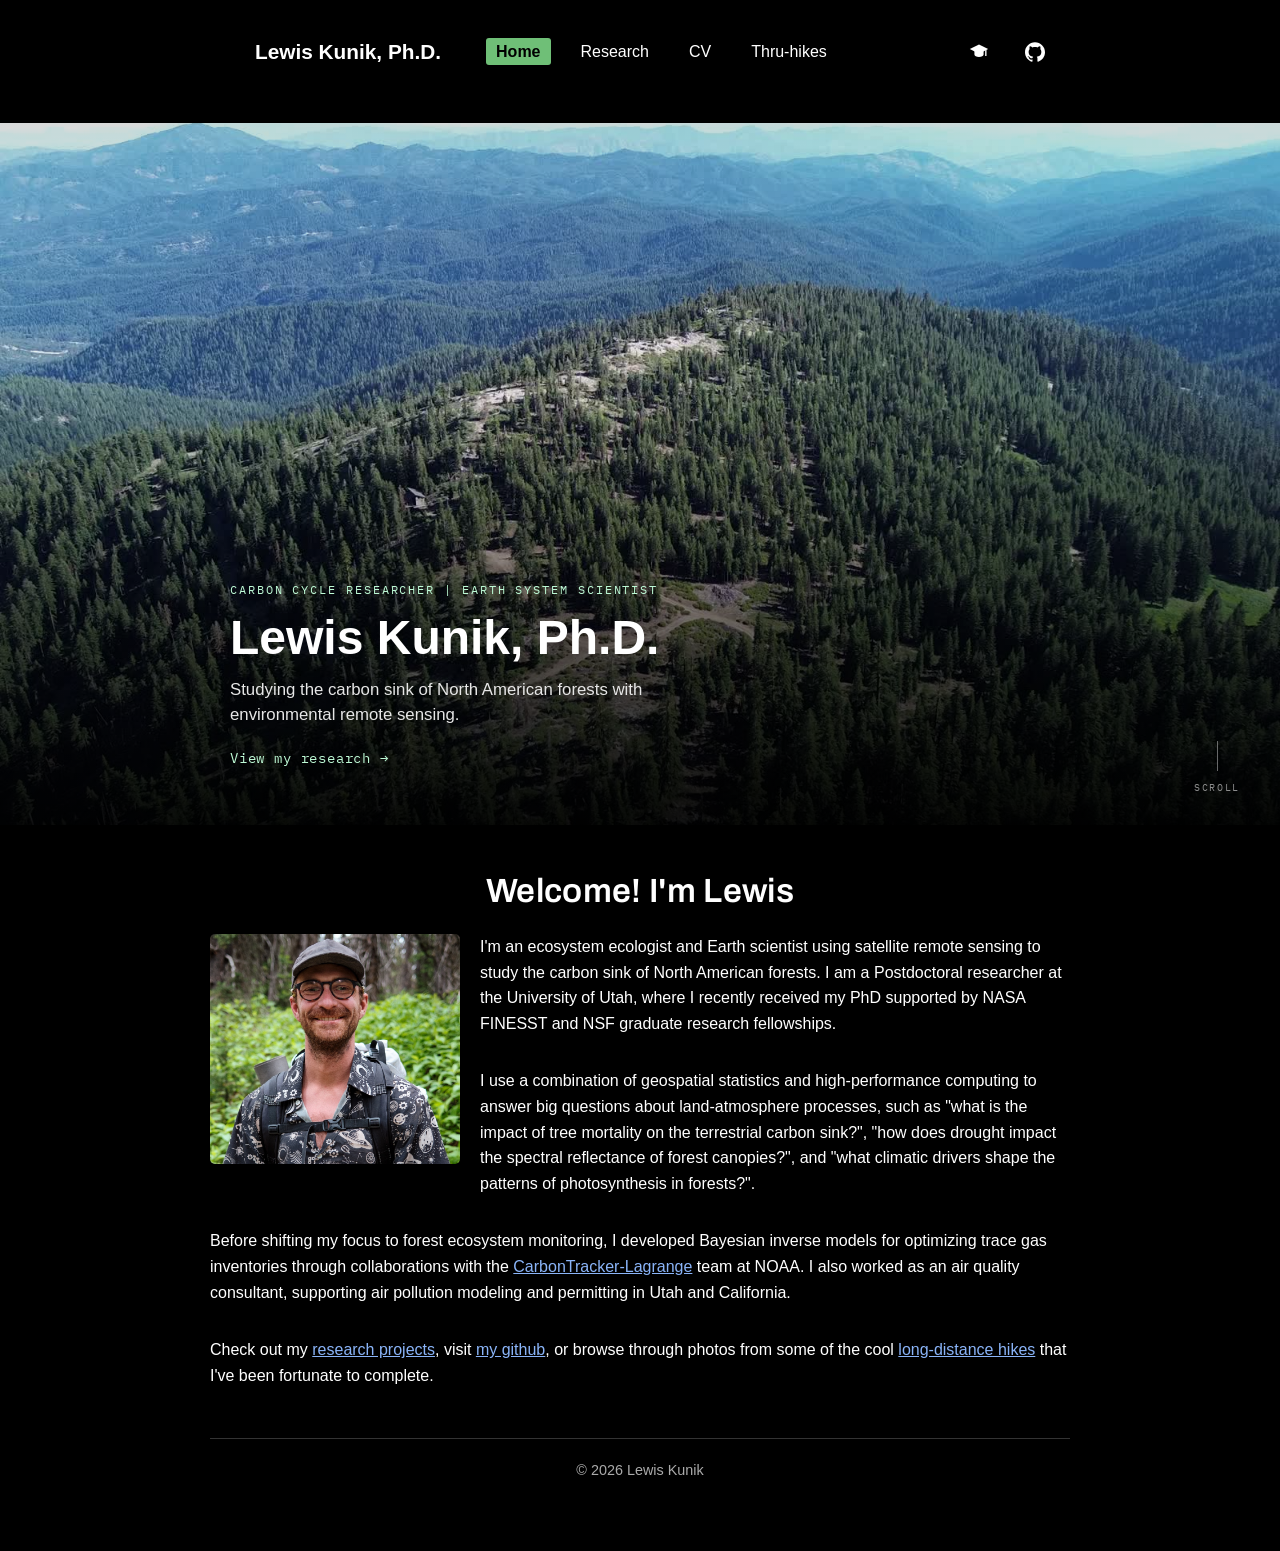
<file: index.html>
<!DOCTYPE html>
<html lang="en">
<head>
    <!-- Google Tag Manager -->
    <script>(function(w,d,s,l,i){w[l]=w[l]||[];w[l].push({'gtm.start':
    new Date().getTime(),event:'gtm.js'});var f=d.getElementsByTagName(s)[0],
    j=d.createElement(s),dl=l!='dataLayer'?'&l='+l:'';j.async=true;j.src=
    'https://www.googletagmanager.com/gtm.js?id='+i+dl;f.parentNode.insertBefore(j,f);
    })(window,document,'script','dataLayer','GTM-PMXXVH82');</script>
    <!-- End Google Tag Manager -->
    <meta charset="UTF-8">
    <meta name="viewport" content="width=device-width, initial-scale=1.0">
    <title>Home - lkunik</title>
    <link rel="preconnect" href="https://fonts.googleapis.com">
    <link rel="stylesheet" href="https://fonts.googleapis.com/css2?family=IBM+Plex+Mono:wght@400;500&family=Playfair+Display:wght@500;600&family=DM+Serif+Display&family=Cormorant+Garamond:wght@500;600&family=Space+Grotesk:wght@500;600&family=Bricolage+Grotesque&family=Archivo:wght@500;600&family=IBM+Plex+Sans:wght@500;600&family=Work+Sans:wght@500;600&display=swap">
    <link rel="stylesheet" href="style.css">
</head>

<body>
    <!-- Google Tag Manager (noscript) -->
    <noscript><iframe src="https://www.googletagmanager.com/ns.html?id=GTM-PMXXVH82"
    height="0" width="0" style="display:none;visibility:hidden"></iframe></noscript>
    <!-- End Google Tag Manager (noscript) -->
    <nav>
        <ul>
            <li class="nav-title"><a href="index.html"><strong>Lewis Kunik, Ph.D.</strong></a></li>
            <li><a href="index.html" class="active">Home</a></li>
            <li><a href="research.html">Research</a></li>
            <li><a href="cv.html">CV</a></li>
            <li><a href="thru-hikes.html">Thru-hikes</a></li>
            <li class="nav-social">
                <a href="https://scholar.google.com/citations?user=gM2iHhsAAAAJ&hl=en" class="icon-link" aria-label="Google Scholar profile" target="_blank" rel="noopener">
                    <svg viewBox="0 0 24 24" aria-hidden="true">
                        <path d="M12 3L23 8.5 12 14 1 8.5 12 3Z"/>
                        <path d="M6.5 10.2V15c0 1.66 2.46 3 5.5 3s5.5-1.34 5.5-3v-4.8L12 12.7 6.5 10.2Z"/>
                        <path d="M21 9v6.2a1 1 0 1 1-1.6 0V9.9l1.6-.9Z"/>
                    </svg>
                </a>
                <a href="https://github.com/lkunik" class="icon-link" aria-label="GitHub profile" target="_blank" rel="noopener">
                    <svg viewBox="0 0 24 24" aria-hidden="true">
                        <path d="M12 .297c-6.63 0-12 5.373-12 12 0 5.303 3.438 9.8 8.205 11.385.6.113.82-.258.82-.577 0-.285-.01-1.04-.015-2.04-3.338.724-4.042-1.61-4.042-1.61C4.422 18.07 3.633 17.7 3.633 17.7c-1.087-.744.084-.729.084-.729 1.205.084 1.838 1.236 1.838 1.236 1.07 1.835 2.809 1.305 3.495.998.108-.776.417-1.305.76-1.605-2.665-.3-5.466-1.332-5.466-5.93 0-1.31.465-2.38 1.235-3.22-.135-.303-.54-1.523.105-3.176 0 0 1.005-.322 3.3 1.23.96-.267 1.98-.399 3-.405 1.02.006 2.04.138 3 .405 2.28-1.552 3.285-1.23 3.285-1.23.645 1.653.24 2.873.12 3.176.765.84 1.23 1.91 1.23 3.22 0 4.61-2.805 5.625-5.475 5.92.42.36.81 1.096.81 2.22 0 1.606-.015 2.896-.015 3.286 0 .315.21.69.825.57C20.565 22.092 24 17.592 24 12.297c0-6.627-5.373-12-12-12"/>
                    </svg>
                </a>
            </li>
        </ul>
    </nav>

    <section class="hero-fullbleed" id="heroFrame">
        <video class="hero-fullbleed__video is-active" id="heroVidA" muted playsinline preload="auto" poster="videos/hero-fullbleed/DJI_0045.jpg"></video>
        <video class="hero-fullbleed__video" id="heroVidB" muted playsinline preload="none"></video>
        <div class="hero-fullbleed__scrim"></div>
        <div class="hero-fullbleed__content">
            <div class="hero-fullbleed__eyebrow">CARBON CYCLE RESEARCHER | EARTH SYSTEM SCIENTIST </div>
            <h1 class="hero-fullbleed__name">Lewis Kunik, Ph.D.</h1>
            <p class="hero-fullbleed__tagline">Studying the carbon sink of North American forests with environmental remote sensing.</p>
            <a href="research.html" class="hero-fullbleed__cta">View my research &rarr;</a>
        </div>
        <div class="hero-fullbleed__scroll" aria-hidden="true">
            <span class="hero-fullbleed__scroll-line"></span>
            <span class="hero-fullbleed__scroll-label">SCROLL</span>
        </div>
    </section>

    <main>
        <h2 class="intro-heading" style="text-align: center;">Welcome! I'm Lewis</h2>
        
        <figure style="display: inline-block; margin: 0 20px 20px 0; max-width: 250px; float: left;">
            <img src="images/IMG_0692.JPG" alt="Profile photo" class="profile-photo">
        </figure>

        <p>I'm an ecosystem ecologist and Earth scientist using satellite remote sensing to study the carbon sink of North American forests. I am a Postdoctoral researcher at the University of Utah, where I recently received my PhD supported by NASA FINESST and NSF graduate research fellowships.</p>
        <!-- add newline characters or space here -->
        <p>I use a combination of geospatial statistics and high-performance computing to answer big questions about land-atmosphere processes, such as "what is the impact of tree mortality on the terrestrial carbon sink?", "how does drought impact the spectral reflectance of forest canopies?", and "what climatic drivers shape the patterns of photosynthesis in forests?". </p>
        <!-- add newline characters or space here -->
        <p>Before shifting my focus to forest ecosystem monitoring, I developed Bayesian inverse models for optimizing trace gas inventories through collaborations with the <a href="https://gml.noaa.gov/ccgg/carbontracker-lagrange/">CarbonTracker-Lagrange</a> team at NOAA. I also worked as an air quality consultant, supporting air pollution modeling and permitting in Utah and California. </p>
        <!-- add newline characters or space here -->
        <p>Check out my <a href="research.html">research projects</a>, visit <a href="https://github.com/lkunik">my github</a>, or browse through photos from some of the cool <a href="thru-hikes.html">long-distance hikes</a> that I've been fortunate to complete.</p>
    </main>
    
    <footer>
        <p>&copy; 2026 Lewis Kunik</p>
    </footer>
    <script src="hero-crossfade.js" defer></script>
</body>
</html>
</file>
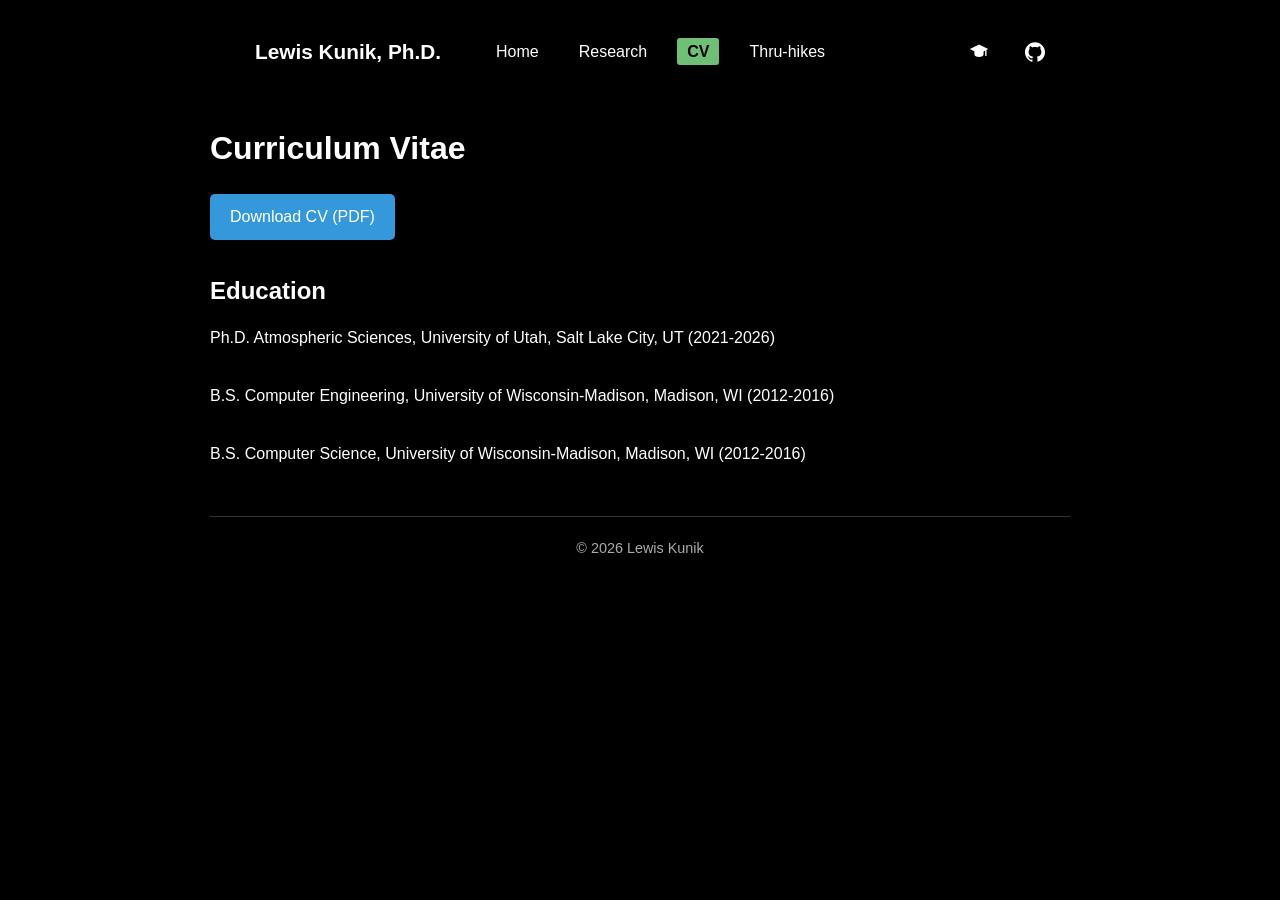
<file: cv.html>
<!DOCTYPE html>
<html lang="en">
<head>
    <!-- Google Tag Manager -->
    <script>(function(w,d,s,l,i){w[l]=w[l]||[];w[l].push({'gtm.start':
    new Date().getTime(),event:'gtm.js'});var f=d.getElementsByTagName(s)[0],
    j=d.createElement(s),dl=l!='dataLayer'?'&l='+l:'';j.async=true;j.src=
    'https://www.googletagmanager.com/gtm.js?id='+i+dl;f.parentNode.insertBefore(j,f);
    })(window,document,'script','dataLayer','GTM-PMXXVH82');</script>
    <!-- End Google Tag Manager -->
    <meta charset="UTF-8">
    <meta name="viewport" content="width=device-width, initial-scale=1.0">
    <title>CV - lkunik</title>
    <link rel="stylesheet" href="style.css">
</head>

<body>
    <!-- Google Tag Manager (noscript) -->
    <noscript><iframe src="https://www.googletagmanager.com/ns.html?id=GTM-PMXXVH82"
    height="0" width="0" style="display:none;visibility:hidden"></iframe></noscript>
    <!-- End Google Tag Manager (noscript) -->
    <nav>
        <ul>
            <li class="nav-title"><a href="index.html"><strong>Lewis Kunik, Ph.D.</strong></a></li>
            <li><a href="index.html">Home</a></li>
            <li><a href="research.html">Research</a></li>
            <li><a href="cv.html" class="active">CV</a></li>
            <li><a href="thru-hikes.html">Thru-hikes</a></li>
            <li class="nav-social">
                <a href="https://scholar.google.com/citations?user=REPLACE_WITH_YOUR_SCHOLAR_ID" class="icon-link" aria-label="Google Scholar profile" target="_blank" rel="noopener">
                    <svg viewBox="0 0 24 24" aria-hidden="true">
                        <path d="M12 3L23 8.5 12 14 1 8.5 12 3Z"/>
                        <path d="M6.5 10.2V15c0 1.66 2.46 3 5.5 3s5.5-1.34 5.5-3v-4.8L12 12.7 6.5 10.2Z"/>
                        <path d="M21 9v6.2a1 1 0 1 1-1.6 0V9.9l1.6-.9Z"/>
                    </svg>
                </a>
                <a href="https://github.com/lkunik" class="icon-link" aria-label="GitHub profile" target="_blank" rel="noopener">
                    <svg viewBox="0 0 24 24" aria-hidden="true">
                        <path d="M12 .297c-6.63 0-12 5.373-12 12 0 5.303 3.438 9.8 8.205 11.385.6.113.82-.258.82-.577 0-.285-.01-1.04-.015-2.04-3.338.724-4.042-1.61-4.042-1.61C4.422 18.07 3.633 17.7 3.633 17.7c-1.087-.744.084-.729.084-.729 1.205.084 1.838 1.236 1.838 1.236 1.07 1.835 2.809 1.305 3.495.998.108-.776.417-1.305.76-1.605-2.665-.3-5.466-1.332-5.466-5.93 0-1.31.465-2.38 1.235-3.22-.135-.303-.54-1.523.105-3.176 0 0 1.005-.322 3.3 1.23.96-.267 1.98-.399 3-.405 1.02.006 2.04.138 3 .405 2.28-1.552 3.285-1.23 3.285-1.23.645 1.653.24 2.873.12 3.176.765.84 1.23 1.91 1.23 3.22 0 4.61-2.805 5.625-5.475 5.92.42.36.81 1.096.81 2.22 0 1.606-.015 2.896-.015 3.286 0 .315.21.69.825.57C20.565 22.092 24 17.592 24 12.297c0-6.627-5.373-12-12-12"/>
                    </svg>
                </a>
            </li>
        </ul>
    </nav>
    
    <main>
        <h1>Curriculum Vitae</h1>
        
        <div class="cv-download">
            <p><a href="CV/LKunik_CV.pdf" class="button" download>Download CV (PDF)</a></p>
        </div>
        
        <section>
            <h2>Education</h2>
            <p>Ph.D. Atmospheric Sciences, University of Utah, Salt Lake City, UT (2021-2026)</p>
            <p>B.S. Computer Engineering, University of Wisconsin-Madison, Madison, WI (2012-2016)</p>
            <p>B.S. Computer Science, University of Wisconsin-Madison, Madison, WI (2012-2016)</p>
        </section>
        
    </main>
    
    <footer>
        <p>&copy; 2026 Lewis Kunik</p>
    </footer>
</body>
</html>
</file>
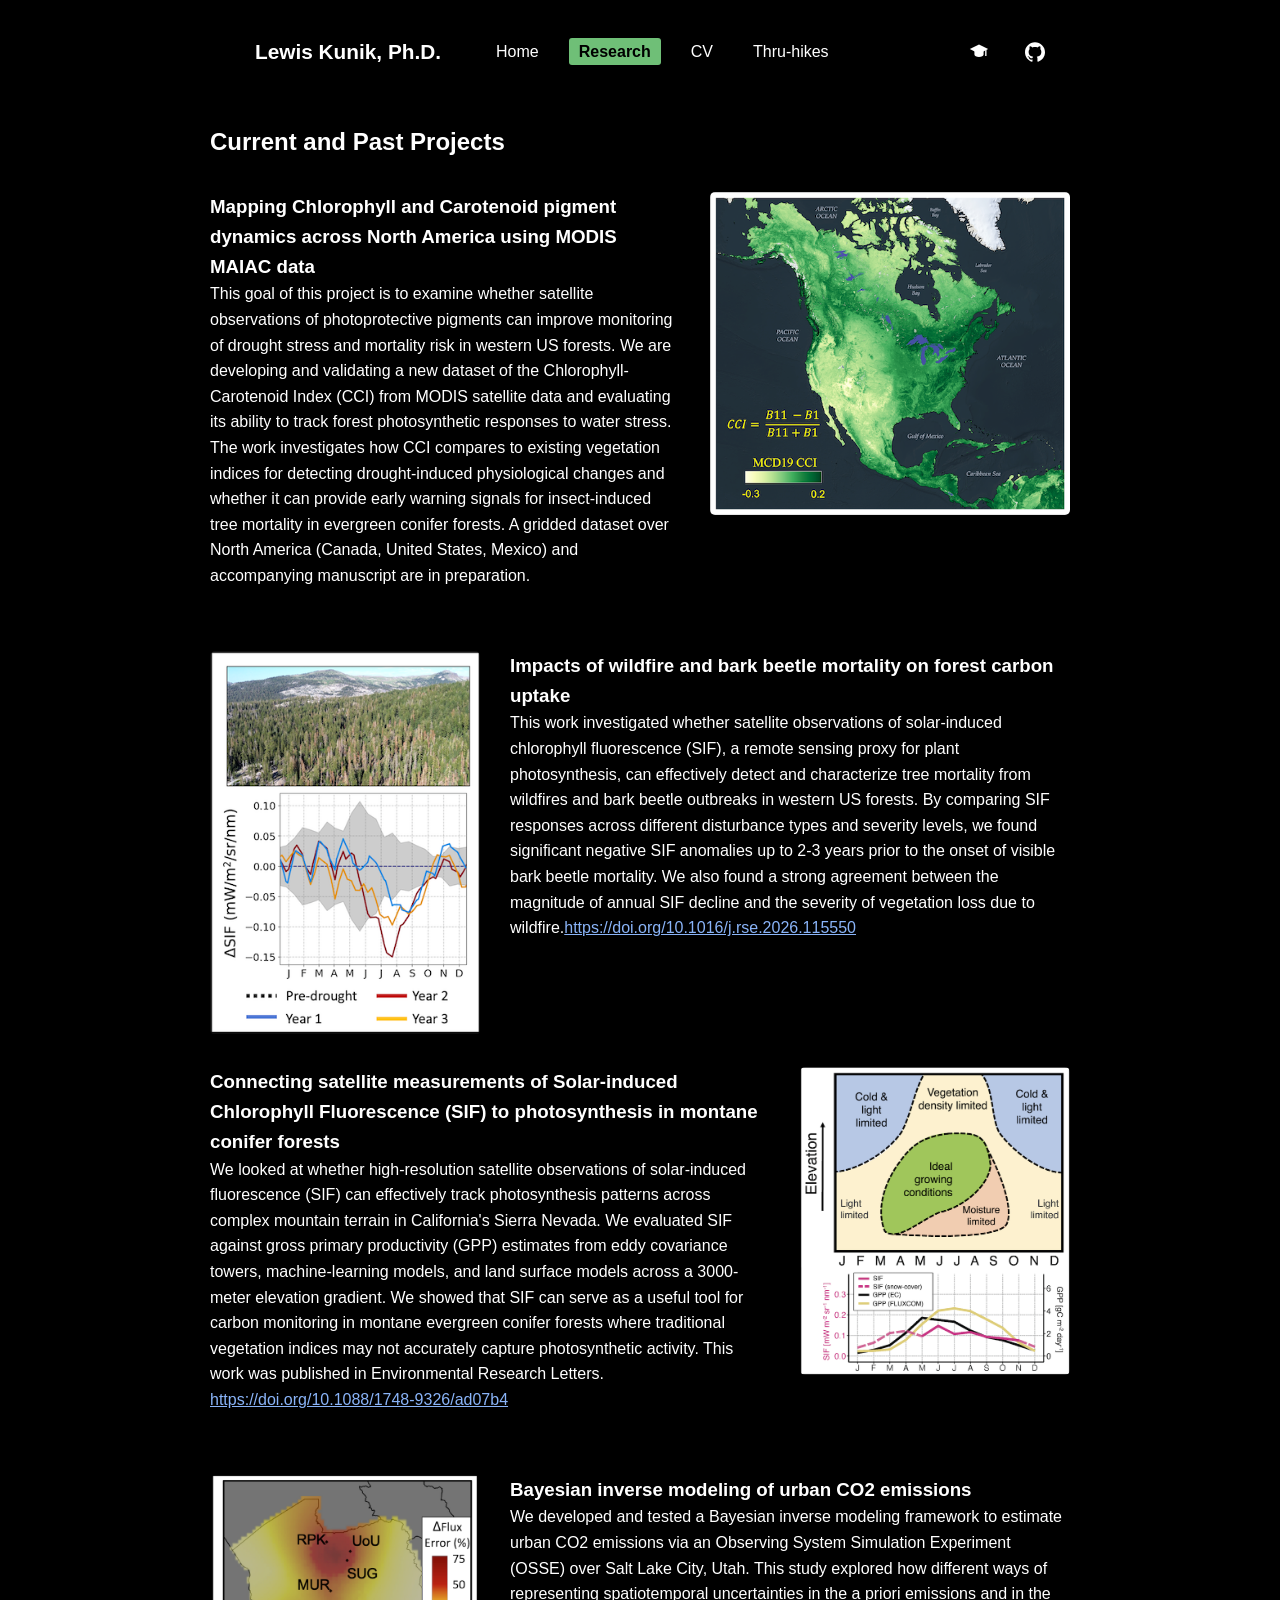
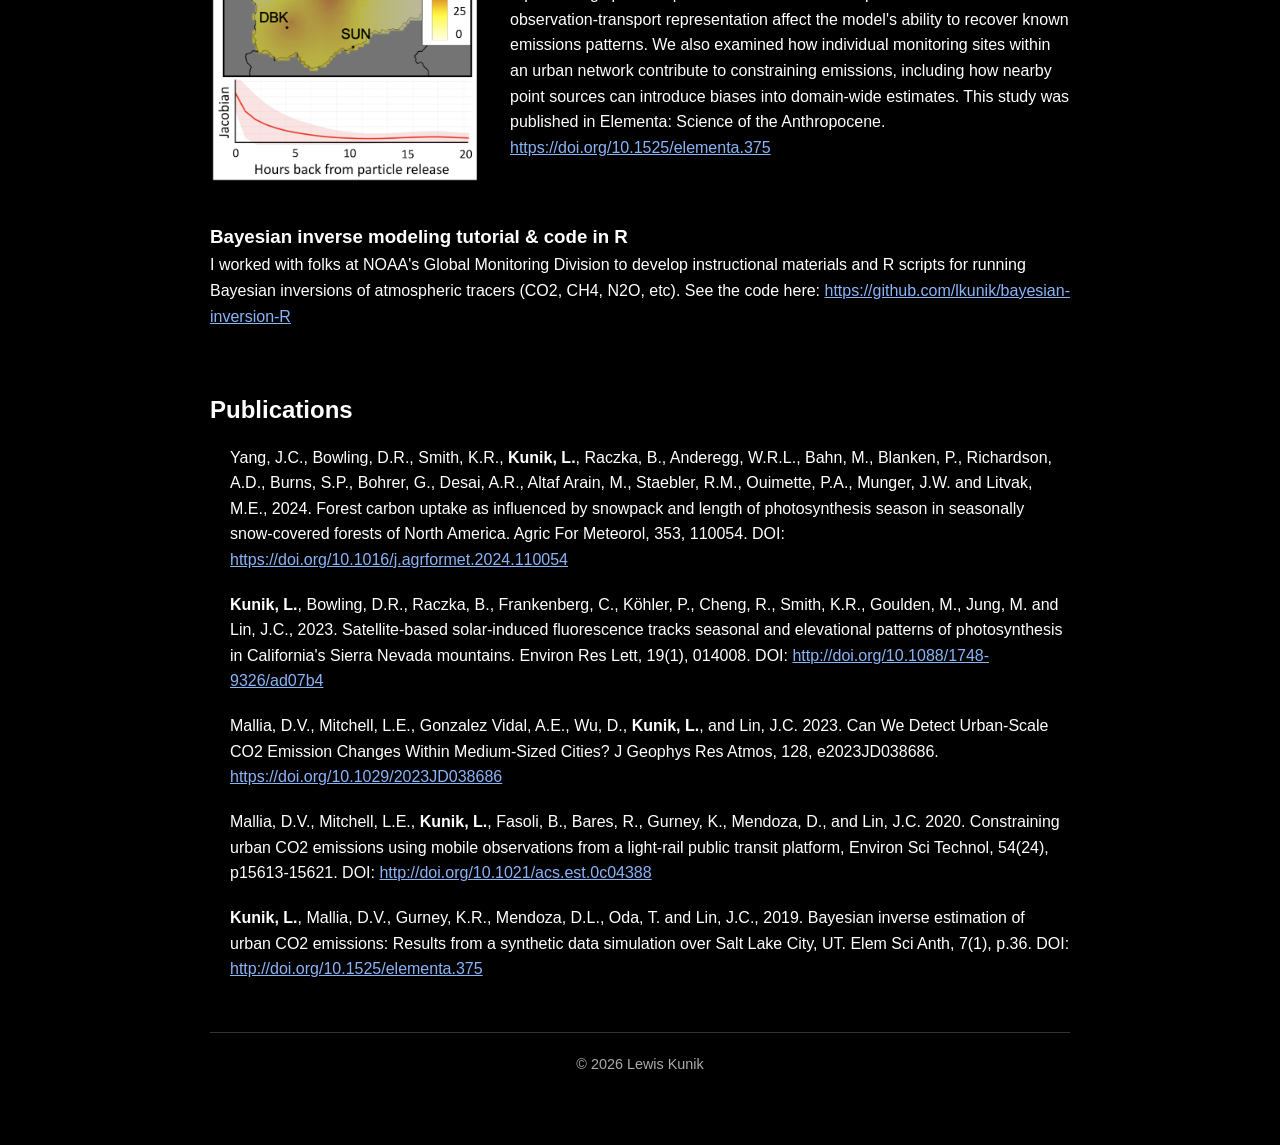
<file: research.html>
<!DOCTYPE html>
<html lang="en">
<head>
    <!-- Google Tag Manager -->
    <script>(function(w,d,s,l,i){w[l]=w[l]||[];w[l].push({'gtm.start':
    new Date().getTime(),event:'gtm.js'});var f=d.getElementsByTagName(s)[0],
    j=d.createElement(s),dl=l!='dataLayer'?'&l='+l:'';j.async=true;j.src=
    'https://www.googletagmanager.com/gtm.js?id='+i+dl;f.parentNode.insertBefore(j,f);
    })(window,document,'script','dataLayer','GTM-PMXXVH82');</script>
    <!-- End Google Tag Manager -->
    <meta charset="UTF-8">
    <meta name="viewport" content="width=device-width, initial-scale=1.0">
    <title>Research - lkunik</title>
    <link rel="stylesheet" href="style.css">
</head>
<body>
    <!-- Google Tag Manager (noscript) -->
    <noscript><iframe src="https://www.googletagmanager.com/ns.html?id=GTM-PMXXVH82"
    height="0" width="0" style="display:none;visibility:hidden"></iframe></noscript>
    <!-- End Google Tag Manager (noscript) -->
    <nav>
        <ul>
            <li class="nav-title"><a href="index.html"><strong>Lewis Kunik, Ph.D.</strong></a></li>
            <li><a href="index.html">Home</a></li>
            <li><a href="research.html" class="active">Research</a></li>
            <li><a href="cv.html">CV</a></li>
            <li><a href="thru-hikes.html">Thru-hikes</a></li>
            <li class="nav-social">
                <a href="https://scholar.google.com/citations?user=REPLACE_WITH_YOUR_SCHOLAR_ID" class="icon-link" aria-label="Google Scholar profile" target="_blank" rel="noopener">
                    <svg viewBox="0 0 24 24" aria-hidden="true">
                        <path d="M12 3L23 8.5 12 14 1 8.5 12 3Z"/>
                        <path d="M6.5 10.2V15c0 1.66 2.46 3 5.5 3s5.5-1.34 5.5-3v-4.8L12 12.7 6.5 10.2Z"/>
                        <path d="M21 9v6.2a1 1 0 1 1-1.6 0V9.9l1.6-.9Z"/>
                    </svg>
                </a>
                <a href="https://github.com/lkunik" class="icon-link" aria-label="GitHub profile" target="_blank" rel="noopener">
                    <svg viewBox="0 0 24 24" aria-hidden="true">
                        <path d="M12 .297c-6.63 0-12 5.373-12 12 0 5.303 3.438 9.8 8.205 11.385.6.113.82-.258.82-.577 0-.285-.01-1.04-.015-2.04-3.338.724-4.042-1.61-4.042-1.61C4.422 18.07 3.633 17.7 3.633 17.7c-1.087-.744.084-.729.084-.729 1.205.084 1.838 1.236 1.838 1.236 1.07 1.835 2.809 1.305 3.495.998.108-.776.417-1.305.76-1.605-2.665-.3-5.466-1.332-5.466-5.93 0-1.31.465-2.38 1.235-3.22-.135-.303-.54-1.523.105-3.176 0 0 1.005-.322 3.3 1.23.96-.267 1.98-.399 3-.405 1.02.006 2.04.138 3 .405 2.28-1.552 3.285-1.23 3.285-1.23.645 1.653.24 2.873.12 3.176.765.84 1.23 1.91 1.23 3.22 0 4.61-2.805 5.625-5.475 5.92.42.36.81 1.096.81 2.22 0 1.606-.015 2.896-.015 3.286 0 .315.21.69.825.57C20.565 22.092 24 17.592 24 12.297c0-6.627-5.373-12-12-12"/>
                    </svg>
                </a>
            </li>
        </ul>
    </nav>
    
    <main>        
        <section>
            <h2>Current and Past Projects</h2>
        </section>

        <section>
            <div class="project-description">
                
                <div class="project-text">
                    <h3> Mapping Chlorophyll and Carotenoid pigment dynamics across North America using MODIS MAIAC data </h3>
                    <p>This goal of this project is to examine whether satellite observations of photoprotective pigments can improve monitoring of drought stress and mortality risk in western US forests. We are developing and validating a new dataset of the Chlorophyll-Carotenoid Index (CCI) from MODIS satellite data and evaluating its ability to track forest photosynthetic responses to water stress. The work investigates how CCI compares to existing vegetation indices for detecting drought-induced physiological changes and whether it can provide early warning signals for insect-induced tree mortality in evergreen conifer forests. A gridded dataset over North America (Canada, United States, Mexico) and accompanying manuscript are in preparation.</p>
                </div>
                <img src="images/CCI_map.png" alt="Map of North America shaded green to show the Chlorophyll-Carotenoid Index (CCI) derived from MODIS MAIAC data, with the CCI formula and a color scale from -0.3 to 0.2." class="profile-photo" style="max-width: min(360px, 100%);">
            </div>

            <div class="project-description">
                <img src="images/SIF_mortality.png" alt="Photo of a montane conifer forest above a chart of seasonal SIF anomalies for three years against a pre-drought baseline, showing a sharp mid-summer decline in Year 2." class="profile-photo">
                <div class="project-text">
                    <h3>Impacts of wildfire and bark beetle mortality on forest carbon uptake </h3>
                    <p>This work investigated whether satellite observations of solar-induced chlorophyll fluorescence (SIF), a remote sensing proxy for plant photosynthesis, can effectively detect and characterize tree mortality from wildfires and bark beetle outbreaks in western US forests. By comparing SIF responses across different disturbance types and severity levels, we found significant negative SIF anomalies up to 2-3 years prior to the onset of visible bark beetle mortality. We also found a strong agreement between the magnitude of annual SIF decline and the severity of vegetation loss due to wildfire.<a href="https://doi.org/10.1016/j.rse.2026.115550">https://doi.org/10.1016/j.rse.2026.115550</a></p>
            </div>
            
            </div>



            <div class="project-description">
                <div class="project-text">
                    <h3>Connecting satellite measurements of Solar-induced Chlorophyll Fluorescence (SIF) to photosynthesis in montane conifer forests </h3>
                    <p>We looked at whether high-resolution satellite observations of solar-induced fluorescence (SIF) can effectively track photosynthesis patterns across complex mountain terrain in California's Sierra Nevada. We evaluated SIF against gross primary productivity (GPP) estimates from eddy covariance towers, machine-learning models, and land surface models across a 3000-meter elevation gradient. We showed that SIF can serve as a useful tool for carbon monitoring in montane evergreen conifer forests where traditional vegetation indices may not accurately capture photosynthetic activity. This work was published in Environmental Research Letters. <a href="https://doi.org/10.1088/1748-9326/ad07b4">https://doi.org/10.1088/1748-9326/ad07b4</a></p>
                </div>
                <img src="images/SIF_Sierra.png" alt="Diagram of elevation- and season-dependent growth limits (cold and light limited, moisture limited, ideal growing conditions) above a chart comparing seasonal SIF to GPP from eddy covariance and FLUXCOM." class="profile-photo">
            </div>

            <div class="project-description">
                <img src="images/SLC_OSSE.png" alt="Map of the Salt Lake City monitoring network colored by simulated CO2 flux error, with six site locations marked, above a chart of atmospheric sensitivity versus hours before particle release." class="profile-photo">
                <div class="project-text">
                    <h3>Bayesian inverse modeling of urban CO2 emissions </h3>
                    <p>We developed and tested a Bayesian inverse modeling framework to estimate urban CO2 emissions via an Observing System Simulation Experiment (OSSE) over Salt Lake City, Utah. This study explored how different ways of representing spatiotemporal uncertainties in the a priori emissions and in the observation-transport representation affect the model's ability to recover known emissions patterns. We also examined how individual monitoring sites within an urban network contribute to constraining emissions, including how nearby point sources can introduce biases into domain-wide estimates. This study was published in Elementa: Science of the Anthropocene. <a href="https://doi.org/10.1525/elementa.375">https://doi.org/10.1525/elementa.375</a></p>
                </div>
            </div>

            <div class="project-description">
                <div class="project-text">
                    <h3>Bayesian inverse modeling tutorial & code in R </h3>
                    <p> I worked with folks at NOAA's Global Monitoring Division to develop instructional materials and R scripts for running Bayesian inversions of atmospheric tracers (CO2, CH4, N2O, etc). See the code here: <a href="https://github.com/lkunik/bayesian-inversion-R">https://github.com/lkunik/bayesian-inversion-R</a></p>
                </div>
            </div>
        </section>
        <section>
            <h2>Publications</h2>
            <ul>
                <div class="publications-list">
                    <p>Yang, J.C., Bowling, D.R., Smith, K.R., <strong>Kunik, L.</strong>, Raczka, B., Anderegg, W.R.L., Bahn, M., Blanken, P., Richardson, A.D., Burns, S.P., Bohrer, G., Desai, A.R., Altaf Arain, M., Staebler, R.M., Ouimette, P.A., Munger, J.W. and Litvak, M.E., 2024. Forest carbon uptake as influenced by snowpack and length of photosynthesis season in seasonally snow-covered forests of North America. Agric For Meteorol, 353, 110054. DOI: <a href="https://doi.org/10.1016/j.agrformet.2024.110054">https://doi.org/10.1016/j.agrformet.2024.110054</a></p>
                    <p><strong>Kunik, L.</strong>, Bowling, D.R., Raczka, B., Frankenberg, C., Köhler, P., Cheng, R., Smith, K.R., Goulden, M., Jung, M. and Lin, J.C., 2023. Satellite-based solar-induced fluorescence tracks seasonal and elevational patterns of photosynthesis in California's Sierra Nevada mountains. Environ Res Lett, 19(1), 014008. DOI: <a href="http://doi.org/10.1088/1748-9326/ad07b4">http://doi.org/10.1088/1748-9326/ad07b4</a></p>
                    <p>Mallia, D.V., Mitchell, L.E., Gonzalez Vidal, A.E., Wu, D., <strong>Kunik, L.</strong>, and Lin, J.C. 2023. Can We Detect Urban-Scale CO2 Emission Changes Within Medium-Sized Cities? J Geophys Res Atmos, 128, e2023JD038686. <a href="https://doi.org/10.1029/2023JD038686">https://doi.org/10.1029/2023JD038686</a></p>
                    <p>Mallia, D.V., Mitchell, L.E., <strong>Kunik, L.</strong>, Fasoli, B., Bares, R., Gurney, K., Mendoza, D., and Lin, J.C. 2020. Constraining urban CO2 emissions using mobile observations from a light-rail public transit platform, Environ Sci Technol, 54(24), p15613-15621. DOI: <a href="http://doi.org/10.1021/acs.est.0c04388">http://doi.org/10.1021/acs.est.0c04388</a></p>
                    <p><strong>Kunik, L.</strong>, Mallia, D.V., Gurney, K.R., Mendoza, D.L., Oda, T. and Lin, J.C., 2019. Bayesian inverse estimation of urban CO2 emissions: Results from a synthetic data simulation over Salt Lake City, UT. Elem Sci Anth, 7(1), p.36. DOI: <a href="http://doi.org/10.1525/elementa.375">http://doi.org/10.1525/elementa.375</a></p>
                </div>
            </ul>
        </section>
        
    </main>
    
    <footer>
        <p>&copy; 2026 Lewis Kunik</p>
    </footer>
</body>
</html>
</file>
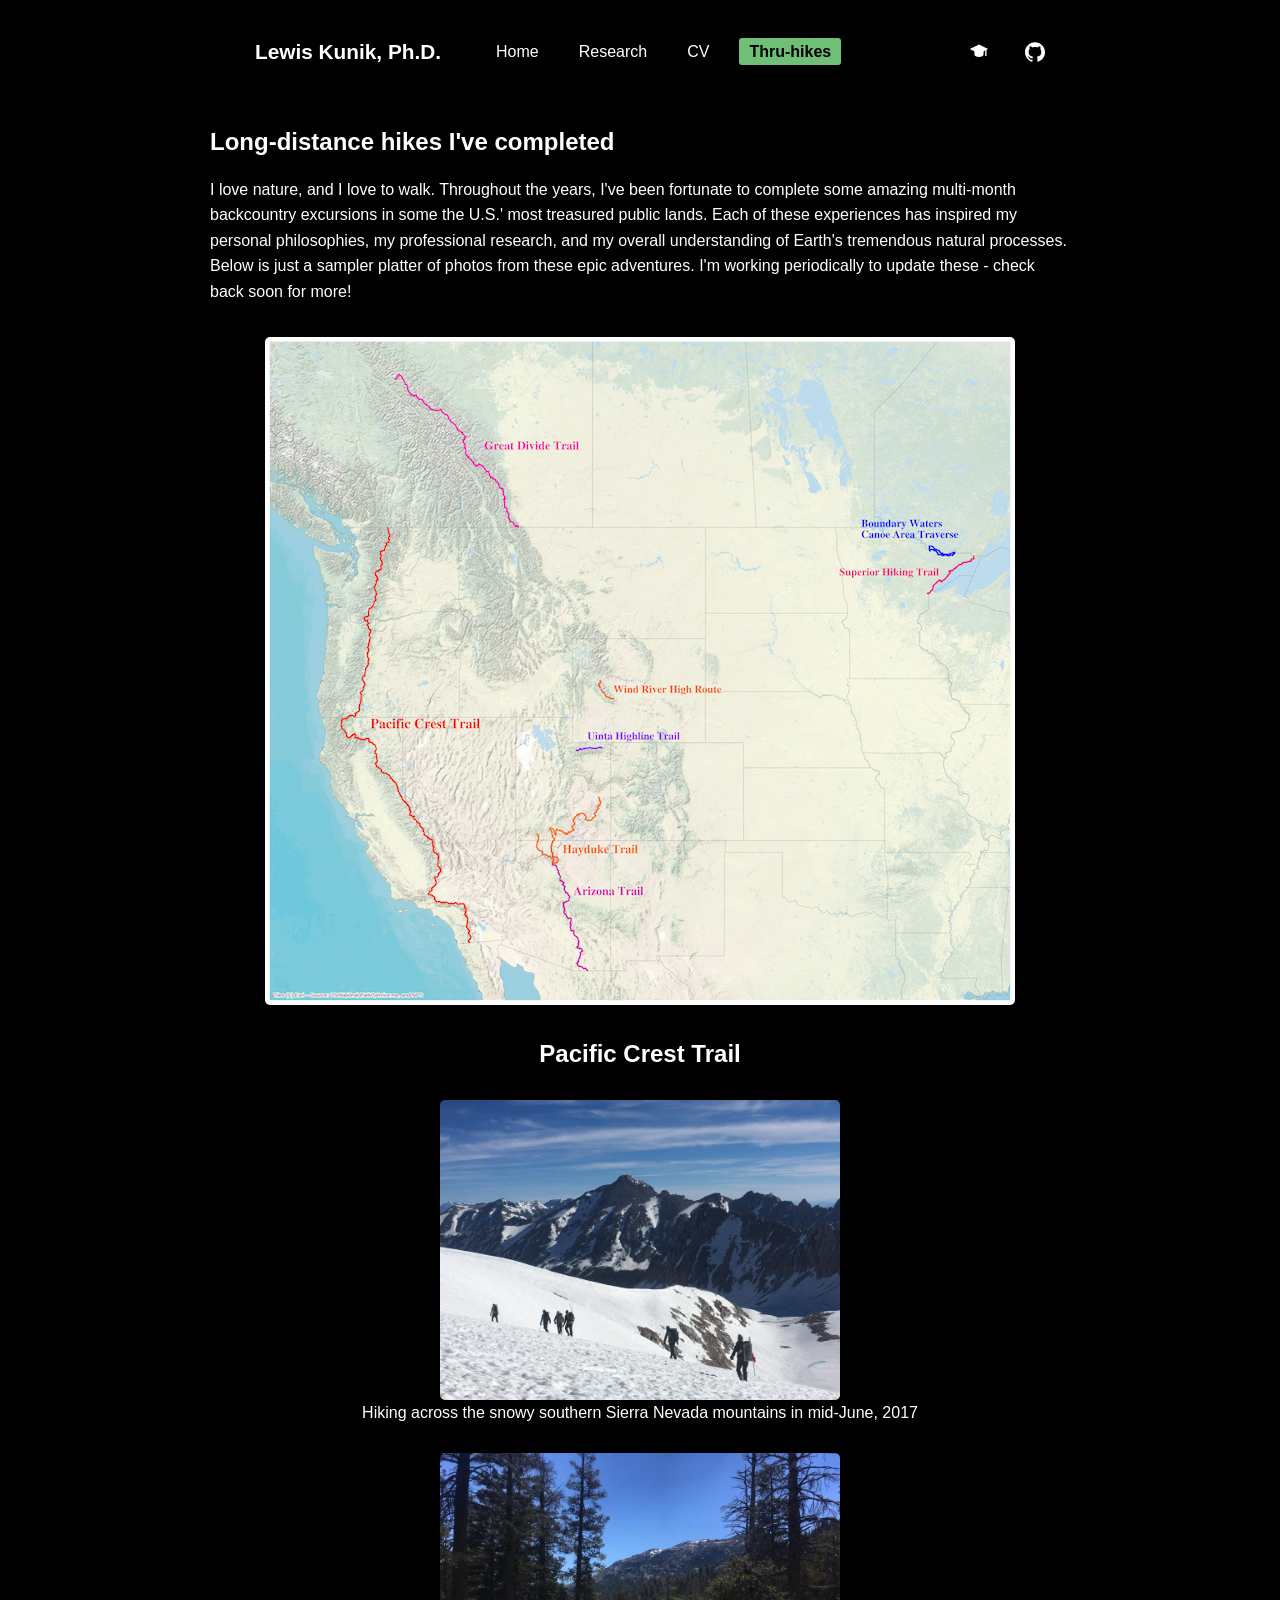
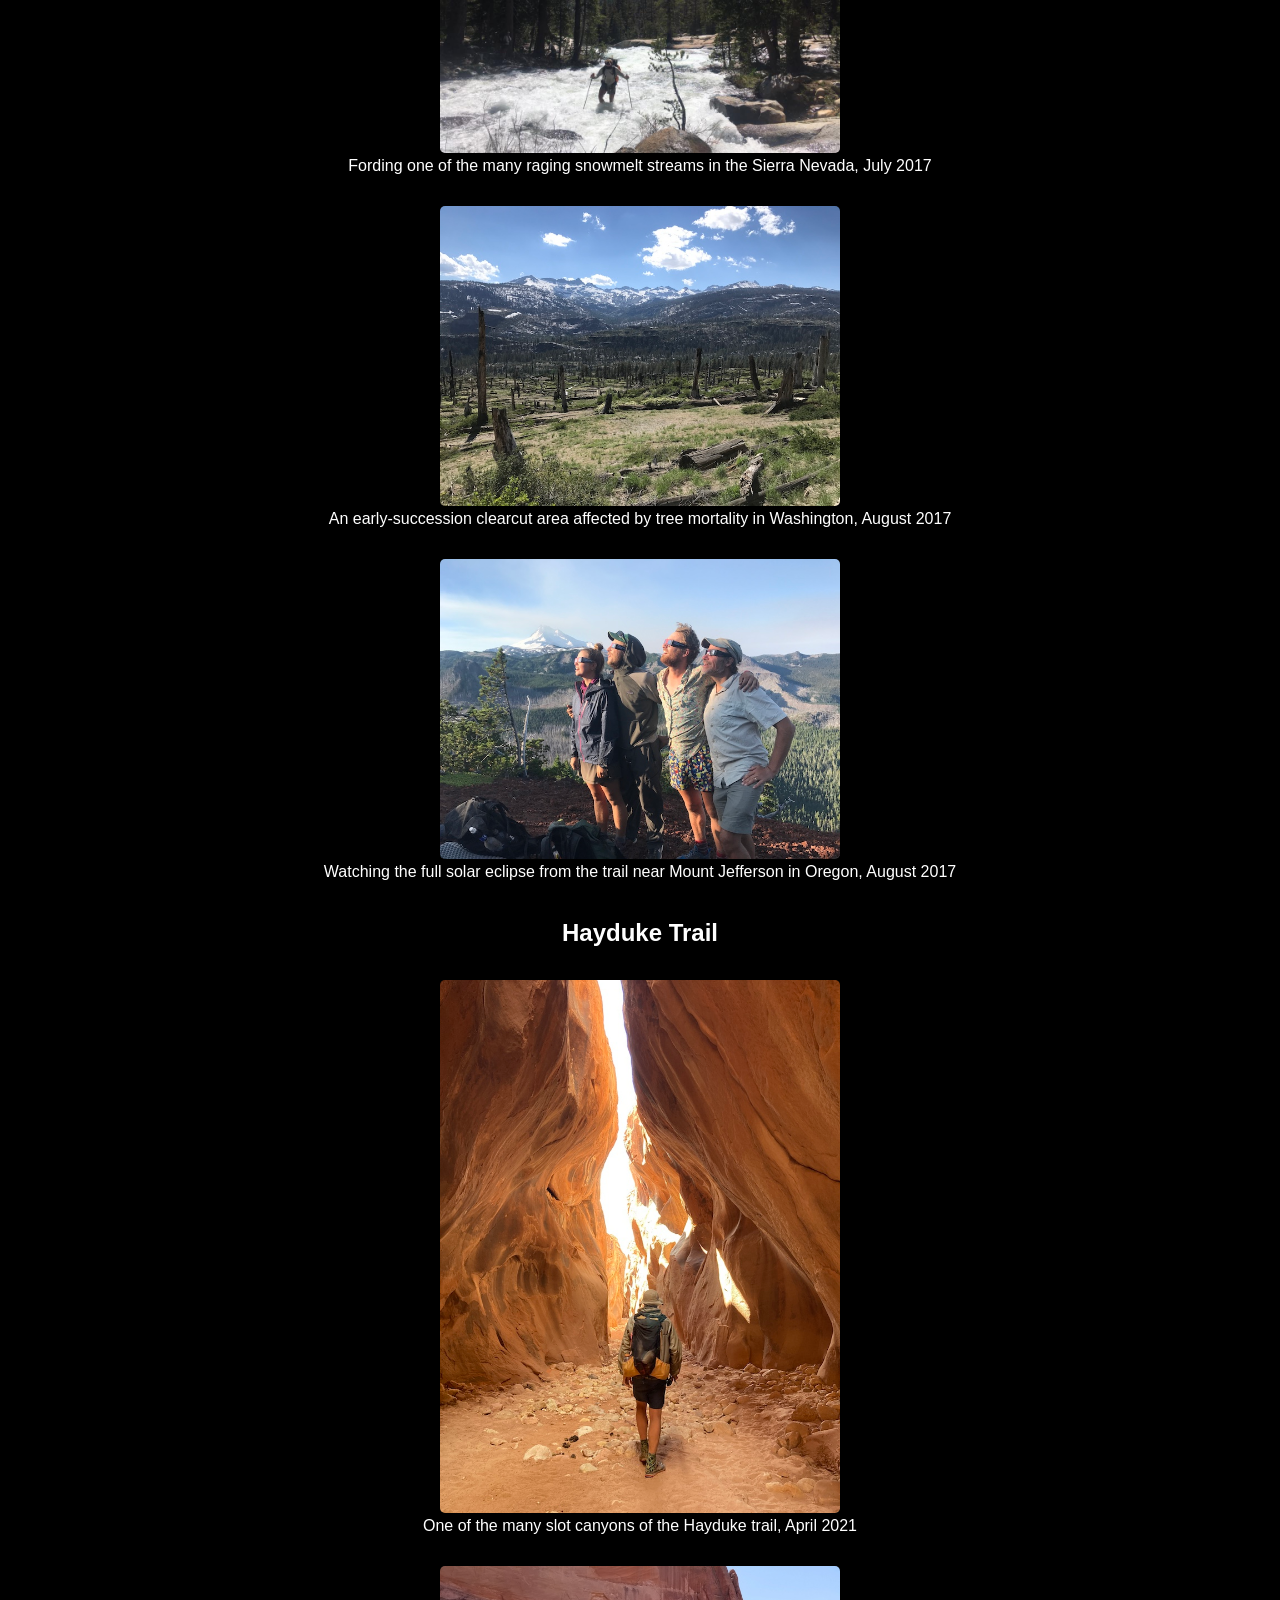
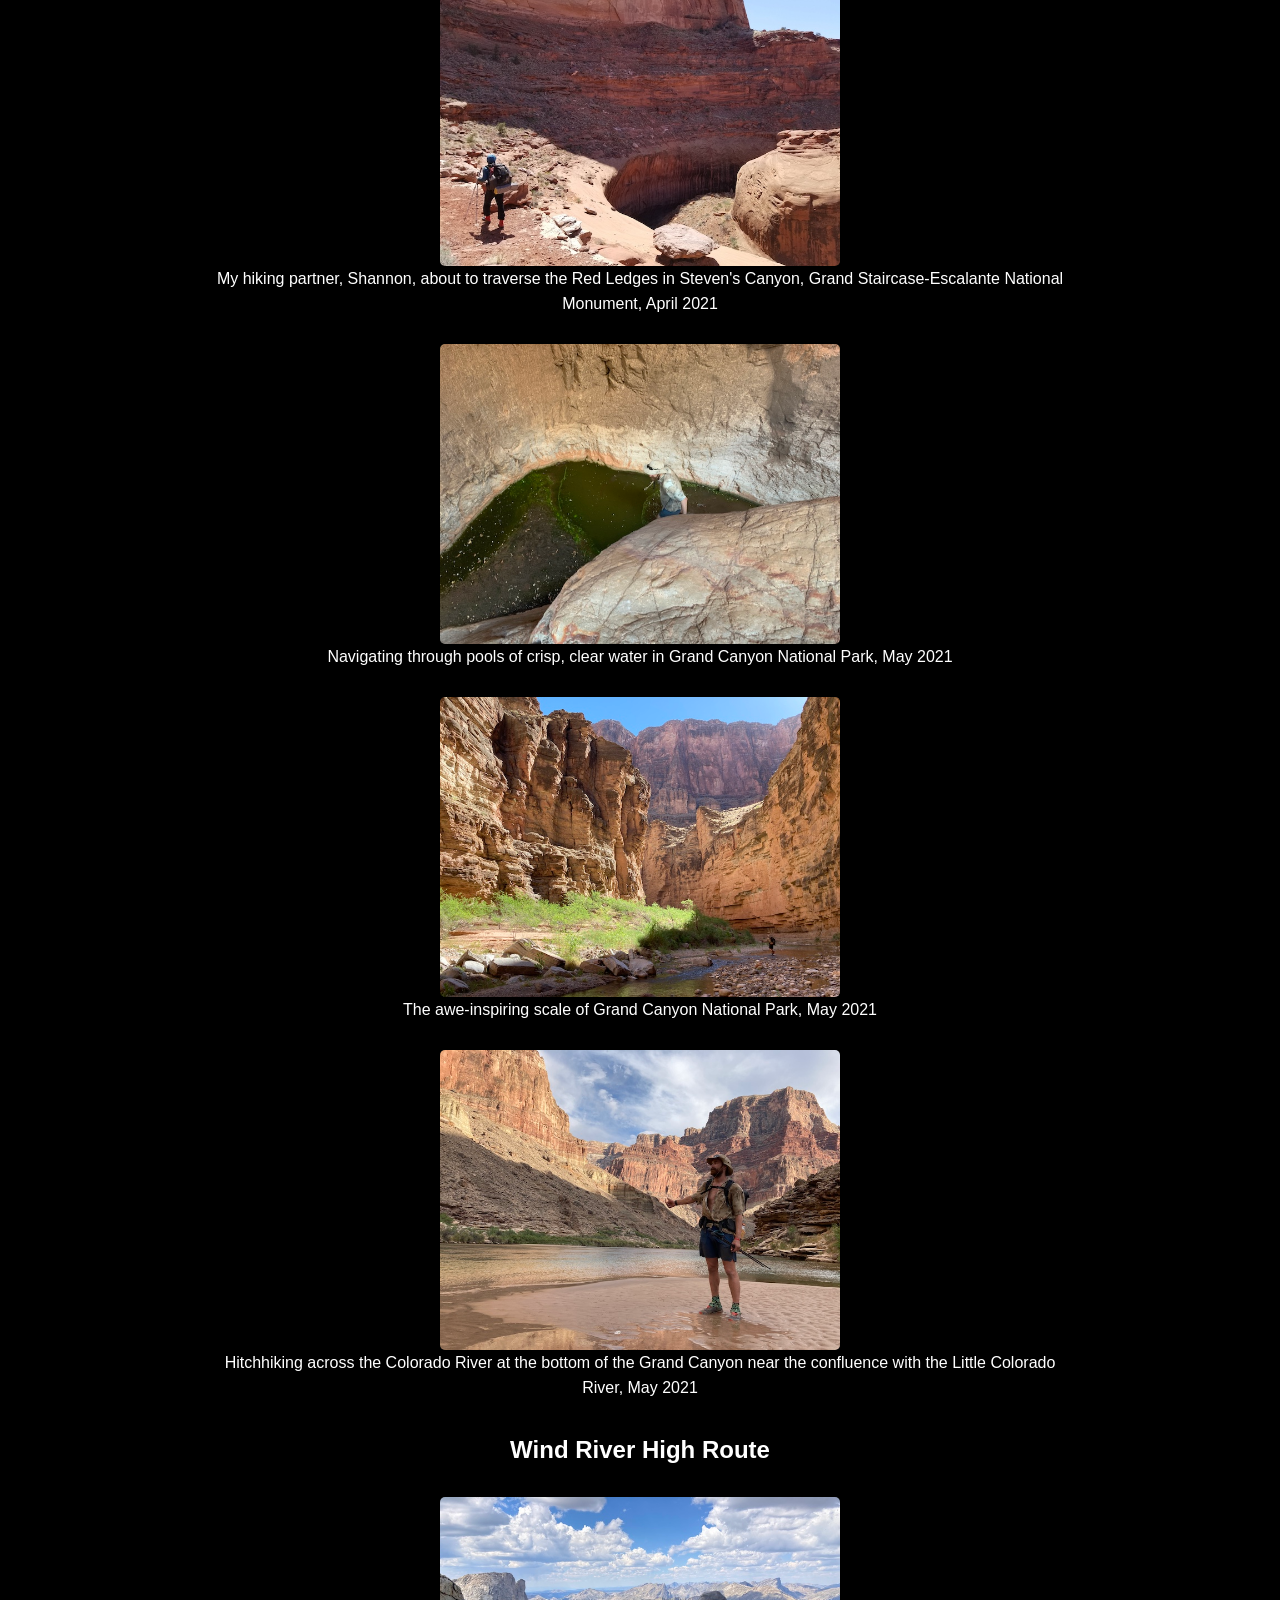
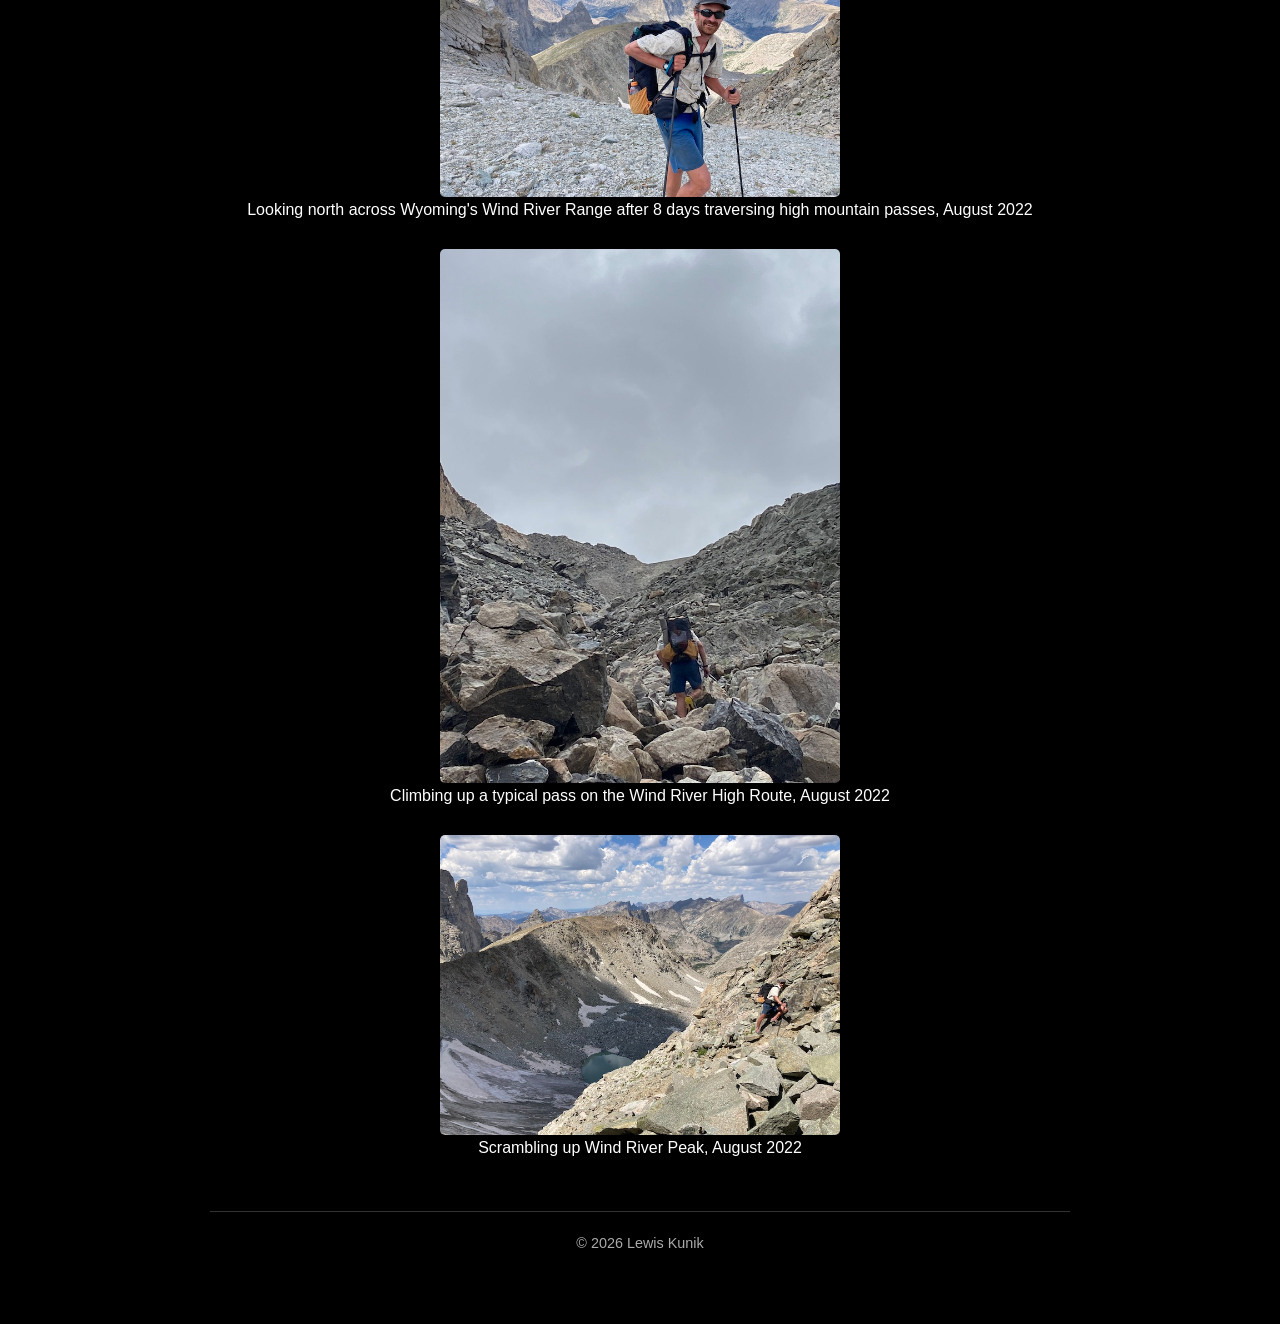
<file: thru-hikes.html>
<!DOCTYPE html>
<html lang="en">
<head>
    <!-- Google Tag Manager -->
    <script>(function(w,d,s,l,i){w[l]=w[l]||[];w[l].push({'gtm.start':
    new Date().getTime(),event:'gtm.js'});var f=d.getElementsByTagName(s)[0],
    j=d.createElement(s),dl=l!='dataLayer'?'&l='+l:'';j.async=true;j.src=
    'https://www.googletagmanager.com/gtm.js?id='+i+dl;f.parentNode.insertBefore(j,f);
    })(window,document,'script','dataLayer','GTM-PMXXVH82');</script>
    <!-- End Google Tag Manager -->
    <meta charset="UTF-8">
    <meta name="viewport" content="width=device-width, initial-scale=1.0">
    <title>Thru-hikes - lkunik</title>
    <link rel="stylesheet" href="style.css">
</head>
<body>
    <!-- Google Tag Manager (noscript) -->
    <noscript><iframe src="https://www.googletagmanager.com/ns.html?id=GTM-PMXXVH82"
    height="0" width="0" style="display:none;visibility:hidden"></iframe></noscript>
    <!-- End Google Tag Manager (noscript) -->
    <nav>
        <ul>
            <li class="nav-title"><a href="index.html"><strong>Lewis Kunik, Ph.D.</strong></a></li>
            <li><a href="index.html">Home</a></li>
            <li><a href="research.html">Research</a></li>
            <li><a href="cv.html">CV</a></li>
            <li><a href="thru-hikes.html" class="active">Thru-hikes</a></li>
            <li class="nav-social">
                <a href="https://scholar.google.com/citations?user=REPLACE_WITH_YOUR_SCHOLAR_ID" class="icon-link" aria-label="Google Scholar profile" target="_blank" rel="noopener">
                    <svg viewBox="0 0 24 24" aria-hidden="true">
                        <path d="M12 3L23 8.5 12 14 1 8.5 12 3Z"/>
                        <path d="M6.5 10.2V15c0 1.66 2.46 3 5.5 3s5.5-1.34 5.5-3v-4.8L12 12.7 6.5 10.2Z"/>
                        <path d="M21 9v6.2a1 1 0 1 1-1.6 0V9.9l1.6-.9Z"/>
                    </svg>
                </a>
                <a href="https://github.com/lkunik" class="icon-link" aria-label="GitHub profile" target="_blank" rel="noopener">
                    <svg viewBox="0 0 24 24" aria-hidden="true">
                        <path d="M12 .297c-6.63 0-12 5.373-12 12 0 5.303 3.438 9.8 8.205 11.385.6.113.82-.258.82-.577 0-.285-.01-1.04-.015-2.04-3.338.724-4.042-1.61-4.042-1.61C4.422 18.07 3.633 17.7 3.633 17.7c-1.087-.744.084-.729.084-.729 1.205.084 1.838 1.236 1.838 1.236 1.07 1.835 2.809 1.305 3.495.998.108-.776.417-1.305.76-1.605-2.665-.3-5.466-1.332-5.466-5.93 0-1.31.465-2.38 1.235-3.22-.135-.303-.54-1.523.105-3.176 0 0 1.005-.322 3.3 1.23.96-.267 1.98-.399 3-.405 1.02.006 2.04.138 3 .405 2.28-1.552 3.285-1.23 3.285-1.23.645 1.653.24 2.873.12 3.176.765.84 1.23 1.91 1.23 3.22 0 4.61-2.805 5.625-5.475 5.92.42.36.81 1.096.81 2.22 0 1.606-.015 2.896-.015 3.286 0 .315.21.69.825.57C20.565 22.092 24 17.592 24 12.297c0-6.627-5.373-12-12-12"/>
                    </svg>
                </a>
            </li>
        </ul>
    </nav>
    
    <main>        
        <section>
            <h2>Long-distance hikes I've completed</h2>
            <p>I love nature, and I love to walk. Throughout the years, I've been fortunate to complete some amazing multi-month backcountry excursions in some the U.S.' most treasured public lands. Each of these experiences has inspired my personal philosophies, my professional research, and my overall understanding of Earth's tremendous natural processes. Below is just a sampler platter of photos from these epic adventures. I'm working periodically to update these - check back soon for more! </p>
            <img src="images/thru_hike_map.png" alt="thru hike map" class="thru-hike-overview">
        </section>

        <section>
            <h2 style="text-align: center;">Pacific Crest Trail</h2>
            <figure>
                <img src="images/hikes/PCT_highsierra.jpg" alt="hike-pix" class="hike-pix">
                <figcaption style="text-align: center;">Hiking across the snowy southern Sierra Nevada mountains in mid-June, 2017</figcaption>
            </figure>
            <figure>
                <img src="images/hikes/PCT_streamcrossing.jpg" alt="hike-pix" class="hike-pix">
                <figcaption style="text-align: center;">Fording one of the many raging snowmelt streams in the Sierra Nevada, July 2017</figcaption>
            </figure>
            <figure>
                <img src="images/hikes/PCT_clearcut.JPG" alt="hike-pix" class="hike-pix">
                <figcaption style="text-align: center;">An early-succession clearcut area affected by tree mortality in Washington, August 2017</figcaption>
            </figure>
            <figure>
                <img src="images/hikes/PCT_eclipse.JPG" alt="hike-pix" class="hike-pix">
                <figcaption style="text-align: center;">Watching the full solar eclipse from the trail near Mount Jefferson in Oregon, August 2017</figcaption>
            </figure>
        </section>

        <section>
            <h2 style="text-align: center;">Hayduke Trail</h2>
            <figure>
                <img src="images/hikes/Hayduke_slotCanyon.jpg" alt="hike-pix" class="hike-pix">
                <figcaption style="text-align: center;">One of the many slot canyons of the Hayduke trail, April 2021</figcaption>
            </figure>
            <figure>
                <img src="images/hikes/Hayduke_ledges.jpg" alt="hike-pix" class="hike-pix">
                <figcaption style="text-align: center;">My hiking partner, Shannon, about to traverse the Red Ledges in Steven's Canyon, Grand Staircase-Escalante National Monument, April 2021</figcaption>
            </figure>
            <figure>
                <img src="images/hikes/Hayduke_pools.jpeg" alt="hike-pix" class="hike-pix">
                <figcaption style="text-align: center;">Navigating through pools of crisp, clear water in Grand Canyon National Park, May 2021</figcaption>
            </figure>
            <figure>
                <img src="images/hikes/Hayduke_GCNP.jpg" alt="hike-pix" class="hike-pix">
                <figcaption style="text-align: center;">The awe-inspiring scale of Grand Canyon National Park, May 2021</figcaption>
            </figure>
            <figure>
                <img src="images/hikes/Hayduke_hitchike.jpg" alt="hike-pix" class="hike-pix">
                <figcaption style="text-align: center;">Hitchhiking across the Colorado River at the bottom of the Grand Canyon near the confluence with the Little Colorado River, May 2021</figcaption>
            </figure>
        </section>

        <section>
            <h2 style="text-align: center;">Wind River High Route</h2>
            <figure>
                <img src="images/hikes/WRHR_view2.jpg" alt="hike-pix" class="hike-pix">
                <figcaption style="text-align: center;">Looking north across Wyoming's Wind River Range after 8 days traversing high mountain passes, August 2022</figcaption>
            </figure>
            <figure>
                <img src="images/hikes/WRHR_going_up.jpg" alt="hike-pix" class="hike-pix">
                <figcaption style="text-align: center;">Climbing up a typical pass on the Wind River High Route, August 2022</figcaption>
            </figure>
            <figure>
                <img src="images/hikes/WRHR_hugrock.jpg" alt="hike-pix" class="hike-pix">
                <figcaption style="text-align: center;">Scrambling up Wind River Peak, August 2022</figcaption>
            </figure>
        </section>
    </main>
    
    <footer>
        <p>&copy; 2026 Lewis Kunik</p>
    </footer>
</body>
</html>
</file>
<file: style.css>
* {
    margin: 0;
    padding: 0;
    box-sizing: border-box;
}

body {
    font-family: Arial, sans-serif;
    line-height: 1.6;
    color: #ffffff;
    max-width: 900px;
    margin: 0 auto;
    padding: 20px;
    background-color: #000000;
}

p {
    margin-bottom: 2em;
}

a {
    color: #8ab4f8;
}

a:hover {
    color: #c3d9ff;
}

nav {
    background: #000000;
    padding: 15px;
    margin-bottom: 30px;
    border-radius: 5px;
}

nav ul {
    list-style: none;
    display: flex;
    align-items: center;
    gap: 20px;
}

.nav-social {
    margin-left: auto;
    display: flex;
    align-items: center;
    gap: 16px;
}

.icon-link {
    display: inline-flex;
    color: #ffffff;
    transition: color 0.15s ease;
}

.icon-link:hover {
    color: #BEFAD6;
}

.icon-link svg {
    width: 20px;
    height: 20px;
    fill: currentColor;
}

nav a {
    text-decoration: none;
    color: #ffffff;
    padding: 5px 10px;
}

nav a:hover {
    background: #6FBF77;
    color: #000000;
    border-radius: 3px;
}

nav a.active {
    font-weight: bold;
    background: #6FBF77;
    color: #000000;
    border-radius: 3px;
}

.nav-title {
    color: #ffffff;
    font-size: 1.3em;
    font-weight: bold;
    margin-right: 15px;
}

.nav-title a {
    color: #ffffff;
    text-decoration: none;
}

.nav-title a:hover {
    color: #ffffff;
}

main {
    margin-bottom: 50px;
}

h1 {
    font-size: 2em;
    margin-bottom: 20px;
    color: #ffffff;
}

h2 {
    font-size: 1.5em;
    margin-top: 30px;
    margin-bottom: 15px;
    color: #ffffff;
}

.intro-heading {
    font-family: 'Archivo', Arial, sans-serif;
    font-weight: 600;
    font-size: 2.1em;
    letter-spacing: 0.01em;
}

section {
    margin-bottom: 30px;
}

.profile {
    display: flex;
    gap: 30px;
    align-items: flex-start;
    margin-bottom: 30px;
}

.profile-photo {
    max-width: min(270px, 100%);
    height: auto;
    border-radius: 5px;
}

.profile-text {
    flex: 1;
}

.cv-download {
    margin: 20px 0;
}

.button {
    display: inline-block;
    background: #3498db;
    color: white;
    padding: 10px 20px;
    text-decoration: none;
    border-radius: 5px;
}

.button:hover {
    background: #2980b9;
}

footer {
    text-align: center;
    padding: 20px;
    border-top: 1px solid #333;
    color: #aaa;
    font-size: 0.9em;
}

ul {
    margin-left: 20px;
}

li {
    margin-bottom: 10px;
}

/* Responsive */
@media (max-width: 600px) {
    .profile {
        flex-direction: column;
    }
    
    nav ul {
        flex-direction: column;
        gap: 10px;
    }
}

.publications-list p {
    margin-bottom: 1.2em;
}


.project-description {
    display: flex;
    gap: 30px;
    align-items: flex-start;
    margin-bottom: 30px;
}


.thru-hike-overview {
    max-width: min(1000px, 100%);
    height: auto;
    border-radius: 5px;
    margin: 1.7em auto 0 auto;
    display: block;
}

.hike-pix {
    max-width: min(400px, 100%);
    height: auto;
    border-radius: 5px;
    margin: 1.7em auto 0 auto;
    display: block;
}
/* ===== Homepage hero: full-bleed cinematic ===== */

.hero-fullbleed {
    width: 100vw;
    position: relative;
    left: 50%;
    right: 50%;
    margin-left: -50vw;
    margin-right: -50vw;
    height: 78vh;
    min-height: 460px;
    max-height: 760px;
    overflow: hidden;
    background: #000000;
    margin-bottom: 40px;
}

.hero-fullbleed__video {
    position: absolute;
    inset: 0;
    width: 100%;
    height: 100%;
    object-fit: cover;
    opacity: 0;
    filter: saturate(0.82) contrast(1.04);
    transition: opacity 1.1s ease;
}

.hero-fullbleed__video.is-active {
    opacity: 1;
}

.hero-fullbleed__scrim {
    position: absolute;
    inset: 0;
    background: linear-gradient(to bottom,
        rgba(0,0,0,0.15) 0%,
        rgba(0,0,0,0.05) 38%,
        rgba(0,0,0,0.65) 76%,
        rgba(0,0,0,0.92) 100%);
    pointer-events: none;
}

.hero-fullbleed__content {
    position: absolute;
    left: 0;
    right: 0;
    bottom: 56px;
    max-width: 900px;
    margin: 0 auto;
    padding: 0 40px;
    display: flex;
    flex-direction: column;
    gap: 14px;
}

.hero-fullbleed__eyebrow {
    font-family: 'IBM Plex Mono', monospace;
    font-size: 0.75em;
    letter-spacing: 0.16em;
    color: #BEFAD6;
}

.hero-fullbleed__name {
    font-size: 3em;
    line-height: 1.05;
    color: #ffffff;
    margin: 0;
}

.hero-fullbleed__tagline {
    color: #e6e6e6;
    font-size: 1.05em;
    line-height: 1.5;
    margin: 0;
    max-width: 520px;
}

.hero-fullbleed__cta {
    display: inline-flex;
    align-items: center;
    gap: 8px;
    color: #BEFAD6;
    text-decoration: none;
    font-family: 'IBM Plex Mono', monospace;
    font-size: 0.85em;
    letter-spacing: 0.06em;
    width: fit-content;
    margin-top: 6px;
}

.hero-fullbleed__cta:hover {
    color: #ffffff;
}

.hero-fullbleed__scroll {
    position: absolute;
    right: 40px;
    bottom: 30px;
    display: flex;
    flex-direction: column;
    align-items: center;
    gap: 8px;
    animation: hero-bob 2.4s ease-in-out infinite;
}

.hero-fullbleed__scroll-line {
    width: 1px;
    height: 30px;
    background: rgba(255,255,255,0.4);
}

.hero-fullbleed__scroll-label {
    font-family: 'IBM Plex Mono', monospace;
    font-size: 0.65em;
    letter-spacing: 0.16em;
    color: rgba(255,255,255,0.55);
}

@keyframes hero-bob {
    0%, 100% { transform: translateY(0); }
    50% { transform: translateY(5px); }
}

@media (max-width: 900px) {
    .hero-fullbleed {
        height: 62vh;
        min-height: 380px;
    }
    .hero-fullbleed__content {
        bottom: 40px;
        padding: 0 24px;
    }
    .hero-fullbleed__name {
        font-size: 2.1em;
    }
    .hero-fullbleed__scroll {
        display: none;
    }
}

/* ===== Research page: stack image/text rows on narrow screens ===== */

@media (max-width: 700px) {
    .project-description {
        flex-direction: column;
        gap: 16px;
    }

    .project-description img {
        margin: 0 auto;
        order: -1;
    }
}

/* ===== Thru-hikes page: tighten spacing a bit on narrow screens ===== */

@media (max-width: 600px) {
    .thru-hike-overview,
    .hike-pix {
        margin-top: 1.2em;
    }

    figcaption {
        font-size: 0.85em;
    }
}
</file>
